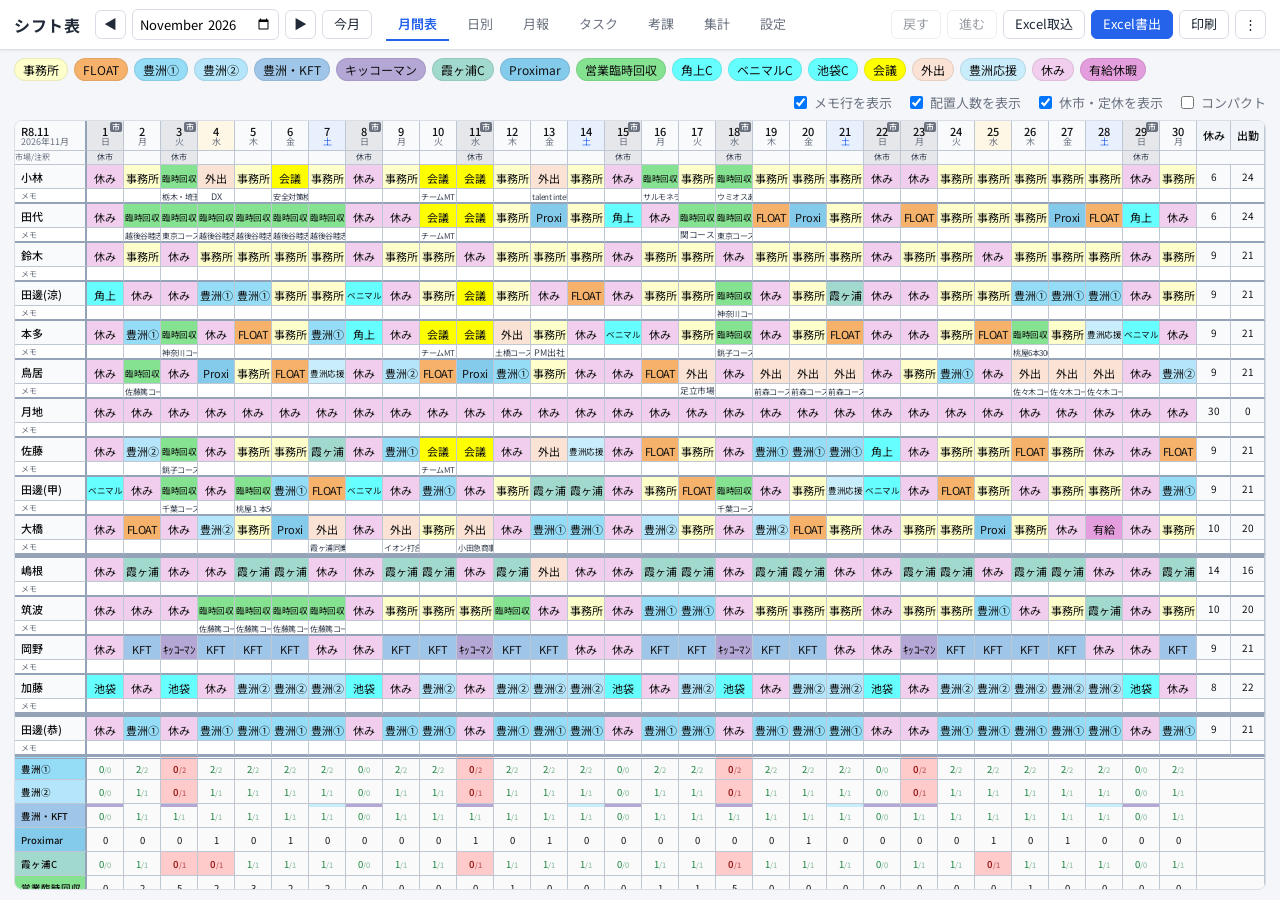
<file: index.html>
<!DOCTYPE html>
<html lang="ja">
<head>
<meta charset="UTF-8">
<meta name="viewport" content="width=device-width, initial-scale=1.0, viewport-fit=cover">
<title>シフト表</title>
<link rel="manifest" href="manifest.webmanifest">
<meta name="apple-mobile-web-app-capable" content="yes">
<meta name="mobile-web-app-capable" content="yes">
<meta name="apple-mobile-web-app-status-bar-style" content="default">
<meta name="apple-mobile-web-app-title" content="シフト表">
<meta name="theme-color" content="#2563eb">
<link rel="apple-touch-icon" href="apple-touch-icon.png">
<link rel="icon" href="icon.svg" type="image/svg+xml">
<link rel="preconnect" href="https://fonts.googleapis.com">
<link rel="preconnect" href="https://fonts.gstatic.com" crossorigin>
<link rel="stylesheet" href="https://fonts.googleapis.com/css2?family=Noto+Sans+JP:wght@400;500;700&display=swap">
<link rel="stylesheet" href="style.css">
</head>
<body>
<header class="topbar no-print">
  <div class="brand">シフト表</div>
  <div class="month-nav">
    <button id="prevMonth" class="btn icon" title="前月">&#9664;</button>
    <input type="month" id="monthPicker">
    <button id="nextMonth" class="btn icon" title="翌月">&#9654;</button>
    <button id="todayBtn" class="btn">今月</button>
  </div>
  <div class="view-switch">
    <button class="tab active" data-view="grid">月間表</button>
    <button class="tab" data-view="day">日別</button>
    <button class="tab" data-view="report">月報</button>
    <button class="tab" data-view="tasks">タスク</button>
    <button class="tab" data-view="appraisal">考課</button>
    <button class="tab" data-view="summary">集計</button>
    <button class="tab" data-view="settings">設定</button>
  </div>
  <div class="actions">
    <span id="syncBadge" class="sync-badge hidden" title=""></span>
    <button id="undoBtn" class="btn" title="元に戻す (Ctrl+Z)" disabled>戻す</button>
    <button id="redoBtn" class="btn" title="やり直し (Ctrl+Y)" disabled>進む</button>
    <label class="btn file-btn">Excel取込<input type="file" id="importFile" accept=".xlsx,.xls" hidden></label>
    <button id="exportBtn" class="btn primary">Excel書出</button>
    <button id="printBtn" class="btn">印刷</button>
    <button id="menuBtn" class="btn icon" title="その他">&#8942;</button>
  </div>
</header>

<div id="menuPopup" class="popup hidden no-print">
  <button id="copyPrevBtn">前月のスタッフ構成をコピー</button>
  <button id="clearMonthBtn">この月の予定を全消去</button>
  <button id="backupBtn">バックアップ(JSON)を保存</button>
  <label class="menu-file">バックアップ(JSON)を復元<input type="file" id="restoreFile" accept=".json" hidden></label>
  <button id="resetBtn" class="danger">初期データに戻す</button>
</div>

<main id="app">
  <!-- 月間表 -->
  <section id="view-grid" class="view">
    <div class="toolbar no-print">
      <div class="legend" id="legend"></div>
      <div class="toolbar-right">
        <label class="chk"><input type="checkbox" id="showNotes" checked> メモ行を表示</label>
        <label class="chk"><input type="checkbox" id="showCounts" checked> 配置人数を表示</label>
        <label class="chk"><input type="checkbox" id="showCalendar" checked> 休市・定休を表示</label>
        <label class="chk"><input type="checkbox" id="compactMode"> コンパクト</label>
      </div>
    </div>
    <div class="grid-wrap" id="gridWrap"></div>
  </section>

  <!-- 日別 -->
  <section id="view-day" class="view hidden">
    <div class="day-nav no-print">
      <button id="prevDay" class="btn icon">&#9664;</button>
      <input type="date" id="dayPicker">
      <button id="nextDay" class="btn icon">&#9654;</button>
    </div>
    <div id="dayContent"></div>
  </section>

  <!-- 月報 -->
  <section id="view-report" class="view hidden">
    <div class="report-layout">
      <aside class="report-side no-print">
        <div class="report-side-head">スタッフ</div>
        <ul id="reportStaffList" class="report-staff"></ul>
        <div class="report-side-foot">
          <button id="reportExportAllBtn" class="btn">全員分をExcel書出</button>
        </div>
      </aside>
      <div class="report-main" id="reportMain"></div>
    </div>
  </section>

  <!-- タスク -->
  <section id="view-tasks" class="view hidden">
    <div class="task-toolbar no-print">
      <div class="task-period">
        <label>期間 <input type="date" id="taskFrom"></label><span>〜</span><label><input type="date" id="taskTo"></label>
        <button class="btn" data-range="month">今月</button>
        <button class="btn" data-range="week">今週</button>
        <button class="btn" data-range="open">未完了すべて</button>
      </div>
      <div class="task-filters">
        <select id="taskStaffFilter"><option value="">担当：全員</option></select>
        <select id="taskStatusFilter">
          <option value="active">状態：未着手・実行中</option>
          <option value="">すべて</option>
          <option value="todo">未着手</option>
          <option value="doing">実行中</option>
          <option value="done">完了</option>
          <option value="cancel">中止</option>
        </select>
        <input id="taskSearch" placeholder="キーワード検索" autocomplete="off">
        <span style="flex:1"></span>
        <button id="taskNewBtn" class="btn primary">＋ タスクを追加</button>
        <button id="taskExportBtn" class="btn">Excel書出</button>
      </div>
    </div>
    <div id="taskContent"></div>
  </section>

  <!-- 人事考課 -->
  <section id="view-appraisal" class="view hidden">
    <div class="report-layout appr-layout">
      <aside class="report-side no-print">
        <div class="report-side-head">評価期間</div>
        <div class="appr-period">
          <input type="month" id="apprFrom" title="開始月"><span>〜</span><input type="month" id="apprTo" title="終了月">
        </div>
        <div class="report-side-head">スタッフ</div>
        <ul id="apprStaffList" class="report-staff"></ul>
        <div class="report-side-foot">
          <button id="apprExportAllBtn" class="btn">全員分をExcel書出</button>
        </div>
      </aside>
      <div class="report-main" id="apprMain"></div>
    </div>
  </section>

  <!-- 集計 -->
  <section id="view-summary" class="view hidden">
    <div id="summaryContent"></div>
  </section>

  <!-- 設定 -->
  <section id="view-settings" class="view hidden">
    <div class="settings-grid">
      <div class="card">
        <h3>スタッフ（この月）</h3>
        <p class="hint">ドラッグで並べ替え。グループは集計表の区切りに使われます。</p>
        <ul id="staffList" class="sortable"></ul>
        <div class="row"><input id="newStaffName" placeholder="氏名を追加"><button id="addStaffBtn" class="btn">追加</button></div>
      </div>
      <div class="card">
        <h3>配置マスタ（選択肢と色）</h3>
        <p class="hint">月間表のセルをクリックしたときの選択肢です。「表示略称」は月間表のセル内だけに使われ、Excel書出しや集計は正式名のままです。種別は集計に使われます。</p>
        <ul id="codeList" class="sortable"></ul>
        <div class="row">
          <input id="newCodeName" placeholder="配置名を追加">
          <input type="color" id="newCodeColor" value="#e0e0e0">
          <select id="newCodeType">
            <option value="office">事務所</option>
            <option value="float">FLOAT</option>
            <option value="pickup">平日集荷</option>
            <option value="sunday">日曜集荷</option>
            <option value="off">休み</option>
            <option value="other">その他</option>
          </select>
          <button id="addCodeBtn" class="btn">追加</button>
        </div>
      </div>
      <div class="card">
        <h3>日別配置人数の目標</h3>
        <p class="hint">月間表の下部に表示される行と、必要人数です。足りない日は赤、超過は青で表示されます。「代わりに数える配置」を設定すると、土曜日や休市日にはその配置の人数を数えます（例: 豊洲・KFT → 土曜は豊洲応援、休市日はキッコーマン）。</p>
        <ul id="targetList" class="sortable"></ul>
        <div class="row">
          <select id="newTargetCode"></select>
          <input type="number" id="newTargetNum" min="0" value="1" style="width:60px">
          <button id="addTargetBtn" class="btn">追加</button>
        </div>
      </div>
      <div class="card">
        <h3>カレンダー（休市日・当社定休日）</h3>
        <p class="hint">東京都中央卸売市場（水産物部）の休市日は内蔵しています（<span id="calYears"></span>）。月間表の日付をクリックすると、その日だけ「臨時開市」「臨時休市」「定休日」「注釈」を設定できます。</p>
        <div class="form">
          <div class="dp-title">当社の定休曜日</div>
          <div id="weeklyOff" class="weekly-off"></div>
          <div class="dp-title" style="margin-top:8px">休市日カレンダーの取り込み</div>
          <p class="hint">翌年分が公開されたら、<a href="https://www.shijou.metro.tokyo.lg.jp/calendar" target="_blank" rel="noopener">東京都中央卸売市場の年間カレンダー</a>から「水産物 Googleカレンダー取り込み用（csv）」をダウンロードして、ここに取り込んでください。</p>
          <div class="row"><label class="btn file-btn">休市日CSVを取り込む<input type="file" id="calCsvFile" accept=".csv,text/csv" hidden></label><span id="calCsvInfo" class="hint"></span></div>
        </div>
      </div>
      <div class="card">
        <h3>クラウド同期（Googleスプレッドシート）</h3>
        <p class="hint">複数の端末（会社PC・iPadなど）で同じデータを使うための設定です。Googleスプレッドシートに貼り付けた Apps Script のウェブアプリURLとトークンを入力してください。設定手順は同梱の <code>gas/SETUP.md</code> を参照。</p>
        <div class="form">
          <label>ウェブアプリURL<input id="syncUrl" placeholder="https://script.google.com/macros/s/....../exec"></label>
          <label>トークン<input id="syncToken" placeholder="Code.gs の TOKEN と同じ文字列" type="password"></label>
          <label class="chk"><input type="checkbox" id="syncEnabled"> 同期を有効にする（開いたとき自動で読み込み、編集後に自動保存）</label>
          <div class="row">
            <button id="syncTestBtn" class="btn">接続テスト</button>
            <button id="syncSaveBtn" class="btn primary">保存</button>
            <span style="flex:1"></span>
            <button id="syncPullBtn" class="btn">今すぐ読み込み</button>
            <button id="syncPushBtn" class="btn">今すぐ書き込み</button>
          </div>
          <p class="hint">状態: <span id="syncStatusText">未設定</span></p>
        </div>
      </div>
      <div class="card">
        <h3>データ</h3>
        <p class="hint">データはこのブラウザ内（localStorage）に自動保存されます。クラウド同期を設定すると、他の端末からも同じデータを使えます。</p>
        <p id="storageInfo" class="hint"></p>
      </div>
    </div>
  </section>
</main>

<!-- セル編集ポップオーバー -->
<div id="cellEditor" class="cell-editor hidden no-print">
  <div class="ce-head"><span id="ceTitle"></span><button id="ceClose" class="btn icon">&#10005;</button></div>
  <div class="ce-codes" id="ceCodes"></div>
  <div class="ce-row">
    <input id="ceCustom" placeholder="その他の配置を直接入力" autocomplete="off">
  </div>
  <div class="ce-row">
    <input id="ceNote" placeholder="メモ（コース名など）" autocomplete="off">
  </div>
  <div class="ce-foot">
    <button id="ceClear" class="btn">消去</button>
    <span class="hint">配置を選んでから「決定」 / Enter=決定 / Esc=取消 / Tab=次の日へ</span>
    <button id="ceOk" class="btn primary">決定</button>
  </div>
</div>

<!-- タスク編集モーダル -->
<div id="taskModal" class="modal hidden no-print">
  <div class="modal-box">
    <div class="modal-head"><b id="tmTitle">タスクを追加</b><button id="tmClose" class="btn icon">&#10005;</button></div>
    <div class="modal-body">
      <label>タスク名<input id="tmTitleInput" placeholder="何をするか（例：角上Cの配送ルート見直し）" autocomplete="off"></label>
      <div class="tm-row">
        <label>担当<select id="tmAssignee"></select></label>
        <label>優先度<select id="tmPriority"><option value="2">中</option><option value="3">高</option><option value="1">低</option></select></label>
        <label>状態<select id="tmStatus"><option value="todo">未着手</option><option value="doing">実行中</option><option value="done">完了</option><option value="cancel">中止</option></select></label>
      </div>
      <div class="tm-row">
        <label>開始日<input type="date" id="tmStart"></label>
        <label>期限<input type="date" id="tmDue"></label>
      </div>
      <label>内容・メモ<textarea id="tmDesc" rows="3" placeholder="背景、やり方、注意点など"></textarea></label>
      <label>進捗・結果メモ<textarea id="tmProgress" rows="3" placeholder="進み具合、完了時の結果、振り返り"></textarea></label>
      <p class="hint" id="tmMeta"></p>
    </div>
    <div class="modal-foot">
      <button id="tmDelete" class="btn danger">削除</button>
      <span style="flex:1"></span>
      <button id="tmCancel" class="btn">キャンセル</button>
      <button id="tmSave" class="btn primary">保存</button>
    </div>
  </div>
</div>

<div id="toast" class="toast hidden"></div>

<script src="vendor/xlsx.bundle.js"></script>
<script src="seed.js"></script>
<script src="app.js"></script>
</body>
</html>
</file>
<file: style.css>
:root {
  --bg: #f4f6f9;
  --panel: #fff;
  --line: #d9dee6;
  --text: #1f2937;
  --muted: #6b7280;
  --accent: #2563eb;
  --accent-weak: #dbeafe;
  --danger: #dc2626;
  --sun: #fde8e8;
  --sat: #e8f0fe;
  --wed: #fff7e6;
  --today: #fef08a;
  --cell-h: 24px;
  --note-h: 15px;
  --name-w: 72px;
  --total-w: 34px;
  --font: 13px;
  --cell-font: 11px;
  --note-font: 9px;
  --grid-line: #bfc7d2;
}
* { box-sizing: border-box; }
html, body { margin: 0; height: 100%; }
body {
  font-family: "Noto Sans JP", "Noto Sans CJK JP", "Hiragino Sans", "Yu Gothic", "Meiryo", sans-serif;
  font-size: var(--font); color: var(--text); background: var(--bg);
  -webkit-font-smoothing: antialiased;
}
.grid td.cell, .grid td.name, .grid td.total { font-weight: 400; }
.grid td.cell > span { font-weight: inherit; }
button, input, select { font: inherit; }
.hidden { display: none !important; }

/* ---------- top bar ---------- */
.topbar {
  position: sticky; top: 0; z-index: 50;
  display: flex; align-items: center; gap: 14px; flex-wrap: wrap;
  padding: 8px 14px; background: var(--panel); border-bottom: 1px solid var(--line);
  box-shadow: 0 1px 3px rgba(0,0,0,.06);
}
.brand { font-weight: 700; font-size: 16px; letter-spacing: .04em; }
.month-nav, .actions, .view-switch { display: flex; align-items: center; gap: 6px; }
.actions { margin-left: auto; }
.btn {
  border: 1px solid var(--line); background: #fff; color: var(--text);
  padding: 5px 11px; border-radius: 6px; cursor: pointer; line-height: 1.3;
}
.btn:hover { background: #f1f5f9; }
.btn:disabled { opacity: .45; cursor: default; }
.btn.primary { background: var(--accent); border-color: var(--accent); color: #fff; }
.btn.primary:hover { background: #1d4ed8; }
.btn.icon { padding: 5px 8px; }
.btn.danger, .popup .danger { color: var(--danger); }
.file-btn { display: inline-block; }
.tab {
  border: none; background: transparent; padding: 6px 12px; cursor: pointer;
  border-bottom: 2px solid transparent; color: var(--muted);
}
.tab.active { color: var(--accent); border-bottom-color: var(--accent); font-weight: 600; }
#monthPicker { padding: 4px 6px; border: 1px solid var(--line); border-radius: 6px; }

.popup {
  position: fixed; right: 14px; top: 52px; z-index: 60; background: #fff;
  border: 1px solid var(--line); border-radius: 8px; box-shadow: 0 6px 20px rgba(0,0,0,.12);
  display: flex; flex-direction: column; min-width: 220px; padding: 6px;
}
.popup button, .popup .menu-file {
  text-align: left; border: none; background: none; padding: 8px 10px; cursor: pointer; border-radius: 6px;
}
.popup button:hover, .popup .menu-file:hover { background: #f1f5f9; }

/* ---------- toolbar / legend ---------- */
.toolbar { display: flex; align-items: center; gap: 12px; flex-wrap: wrap; padding: 8px 14px; }
.toolbar-right { margin-left: auto; display: flex; gap: 14px; }
.chk { display: inline-flex; align-items: center; gap: 4px; color: var(--muted); cursor: pointer; }
.legend { display: flex; gap: 6px; flex-wrap: wrap; }
.legend .chip {
  display: inline-flex; align-items: center; gap: 4px; padding: 2px 8px; border-radius: 999px;
  border: 1px solid rgba(0,0,0,.08); font-size: 12px; cursor: pointer;
}
.legend .chip.dim { opacity: .35; }
.legend .chip.active { outline: 2px solid var(--accent); }

/* ---------- grid ---------- */
.grid-wrap { overflow: auto; margin: 0 14px 14px; background: var(--panel); border: 1px solid var(--line); border-radius: 8px; max-height: calc(100vh - 130px); }
table.grid { border-collapse: separate; border-spacing: 0; table-layout: fixed; width: 100%; }
.grid th, .grid td {
  border-right: 1px solid var(--grid-line); border-bottom: 1px solid var(--grid-line);
  height: var(--cell-h); max-width: 0;
  padding: 0 1px; text-align: center; white-space: nowrap; overflow: hidden;
  font-size: var(--cell-font); color: #111;
}
.grid th.day, .grid td.cell { width: auto; }
.grid td.cell > span { display: inline-block; white-space: nowrap; transform-origin: center center; line-height: 1; vertical-align: middle; }
.grid thead th { position: sticky; top: 0; z-index: 3; background: #f8fafc; font-weight: 500; height: 30px; line-height: 1.1; font-size: 11px; }
.grid th .dow { font-size: 9px; }
.grid th.name, .grid td.name {
  position: sticky; left: 0; z-index: 2; background: #f8fafc; width: var(--name-w); min-width: var(--name-w); max-width: var(--name-w);
  text-align: left; padding-left: 6px; font-weight: 500; border-right: 2px solid #94a3b8; text-overflow: ellipsis;
}
.grid th.total, .grid td.total { width: var(--total-w); min-width: var(--total-w); max-width: var(--total-w); }
.grid thead th.name { z-index: 4; }
.grid th.sun, .grid td.sun { background-color: var(--sun); }
.grid th.sat, .grid td.sat { background-color: var(--sat); }
.grid th.wed { background-color: var(--wed); }
.grid th.today { outline: 2px solid #ca8a04; outline-offset: -2px; }
.grid th .dow { display: block; color: var(--muted); font-weight: normal; }
.grid th.sun .dow { color: #dc2626; }
.grid th.sat .dow { color: #2563eb; }
/* 市場カレンダー・定休日 */
.grid thead th.day { cursor: pointer; position: relative; }
.grid thead th.day:hover { outline: 2px solid var(--accent); outline-offset: -2px; }
.grid th .mk { position: absolute; top: 1px; right: 1px; font-style: normal; font-size: 8px; line-height: 10px; padding: 0 2px; border-radius: 2px; color: #fff; background: #6b7280; }
.grid th.mclosed .mk { background: #6b7280; }
.grid th.mtemp .mk { background: #b45309; }
.grid th.mopen .mk { background: #15803d; }
.grid th.cooff .mk { background: #dc2626; }
.grid th.day.mclosed, .grid th.calcell.mclosed { background-color: #e5e7eb; }
.grid th.day.mclosed .dow { color: #6b7280; }
.grid th.day.mopen, .grid th.calcell.mopen { background-color: #dcfce7; }
.grid th.day.mtemp, .grid th.calcell.mtemp { background-color: #fde68a; }
.grid th.day.cooff, .grid th.calcell.cooff { background-color: #fecaca; }
.grid th.day.cooff .dow { color: #991b1b; }
.grid td.col-closed { background-image: repeating-linear-gradient(135deg, rgba(0,0,0,.035) 0 3px, transparent 3px 7px); }
.grid td.col-cooff { background-image: repeating-linear-gradient(135deg, rgba(220,38,38,.09) 0 3px, transparent 3px 7px); }
.grid thead tr.calrow th { top: 30px; height: 14px; font-size: 8px; font-weight: normal; color: #374151; background: #f8fafc; padding: 0; cursor: pointer; }
.grid thead tr.calrow th.name { font-size: 8px; color: var(--muted); }
.grid thead tr.calrow th span { display: block; white-space: nowrap; overflow: hidden; text-overflow: ellipsis; padding: 0 1px; }
.grid thead tr.calrow th.hasnote { color: #1d4ed8; font-weight: 600; }
.day-popup { position: fixed; z-index: 90; width: 340px; background: var(--panel); border: 1px solid var(--line); border-radius: 10px; box-shadow: 0 10px 30px rgba(0,0,0,.18); font-size: 12px; }
.day-popup .dp-head { display: flex; align-items: center; gap: 10px; padding: 8px 10px; border-bottom: 1px solid var(--line); }
.day-popup .dp-head .hint { color: var(--muted); font-size: 11px; flex: 1; }
.day-popup .dp-body { padding: 8px 12px; display: flex; flex-direction: column; gap: 8px; }
.day-popup .dp-sec label { display: flex; align-items: center; gap: 6px; padding: 2px 0; cursor: pointer; }
.day-popup .dp-sec input[type=text], .day-popup .dp-sec input:not([type]) { width: 100%; border: 1px solid var(--line); border-radius: 4px; padding: 4px 6px; font-size: 12px; }
.dp-title { font-weight: 600; font-size: 11px; color: #374151; margin-bottom: 3px; }
.day-popup .dp-foot { display: flex; gap: 8px; padding: 8px 10px; border-top: 1px solid var(--line); }
.weekly-off { display: flex; gap: 10px; flex-wrap: wrap; }
.weekly-off .chk.sun { color: #dc2626; } .weekly-off .chk.sat { color: #2563eb; }
.dbadge { display: inline-block; font-size: 11px; font-weight: 500; padding: 1px 8px; border-radius: 999px; margin-left: 4px; vertical-align: middle; }
.dbadge.closed { background: #e5e7eb; color: #374151; } .dbadge.open { background: #dcfce7; color: #166534; } .dbadge.cooff { background: #fecaca; color: #991b1b; } .dbadge.note { background: #dbeafe; color: #1e40af; }
.grid td.cell { cursor: pointer; font-weight: 400; }
.grid td.cell:hover { outline: 2px solid var(--accent); outline-offset: -2px; }
.grid td.cell.sel { outline: 2px solid var(--accent); outline-offset: -2px; box-shadow: inset 0 0 0 100px rgba(37,99,235,.12); }
.grid td.cell.filtered-out { opacity: .18; }
.grid tr.note td { height: var(--note-h); font-size: var(--note-font); color: #374151; border-bottom: 2px solid #94a3b8; background: #fff; }
.grid tr.note td.cell { cursor: pointer; font-weight: normal; }
.grid tr.note td.name { font-weight: normal; color: var(--muted); font-size: 8px; }
.grid tr.group-head td { background: #94a3b8; height: 3px; padding: 0; border-bottom: none; }
.grid td.total { font-size: 10px; }
.grid tr.count td { font-size: 9.5px; }
.grid tr.count td small { font-size: 7.5px; }
.grid tr.count td { background: #fafafa; }
.grid tr.count td.name { background: #f1f5f9; }
.grid tr.count td.ok { color: #15803d; }
.grid tr.count td.under { background: #fecaca; color: #991b1b; font-weight: 600; }
.grid tr.count td.over { background: #bfdbfe; color: #1e3a8a; font-weight: 600; }
.grid tr.count.first td { border-top: 3px double #94a3b8; }
.grid td.total { background: #f8fafc; font-weight: 400; }
.grid th.total { background: #f1f5f9; }

/* compact */
body.compact { --cell-h: 18px; --note-h: 12px; --cell-font: 9.5px; --note-font: 8px; --name-w: 64px; }

/* ---------- cell editor ---------- */
.cell-editor {
  position: fixed; z-index: 100; width: 340px; background: #fff; border: 1px solid var(--line);
  border-radius: 10px; box-shadow: 0 10px 30px rgba(0,0,0,.18); padding: 10px;
}
.ce-head { display: flex; justify-content: space-between; align-items: center; font-weight: 600; margin-bottom: 8px; }
.ce-codes { display: grid; grid-template-columns: repeat(3, 1fr); gap: 5px; margin-bottom: 8px; max-height: 240px; overflow: auto; }
.ce-codes button {
  border: 1px solid rgba(0,0,0,.1); border-radius: 6px; padding: 6px 4px; cursor: pointer; font-size: 12px;
  white-space: nowrap; overflow: hidden; text-overflow: ellipsis;
}
.ce-codes button:hover { filter: brightness(.93); }
.ce-codes button.current { outline: 2px solid var(--accent); }
.ce-row { margin-bottom: 6px; }
.ce-row input { width: 100%; padding: 6px 8px; border: 1px solid var(--line); border-radius: 6px; }
.ce-foot { display: flex; align-items: center; justify-content: space-between; gap: 6px; }
.ce-foot .hint { font-size: 11px; color: var(--muted); }

/* ---------- day view ---------- */
.day-nav { display: flex; gap: 6px; align-items: center; padding: 10px 14px; }
#dayPicker { padding: 4px 6px; border: 1px solid var(--line); border-radius: 6px; }
.day-wrap { padding: 0 14px 14px; display: grid; grid-template-columns: 1fr 1fr; gap: 14px; }
.card { background: var(--panel); border: 1px solid var(--line); border-radius: 8px; padding: 12px 14px; }
.card h3 { margin: 0 0 8px; font-size: 14px; }
.card h3 small { color: var(--muted); font-weight: normal; margin-left: 6px; }
.day-list { list-style: none; margin: 0; padding: 0; }
.day-list li { display: flex; align-items: center; gap: 8px; padding: 6px 4px; border-bottom: 1px dashed var(--line); }
.day-list li:last-child { border-bottom: none; }
.day-list .nm { width: 90px; font-weight: 600; }
.day-list .code { padding: 2px 10px; border-radius: 999px; font-size: 12px; border: 1px solid rgba(0,0,0,.08); }
.day-list .note { color: var(--muted); font-size: 12px; }
.group-by-code .gcode { display: flex; align-items: flex-start; gap: 8px; padding: 6px 0; border-bottom: 1px dashed var(--line); }
.group-by-code .gcode:last-child { border-bottom: none; }
.group-by-code .gname { min-width: 110px; padding: 2px 10px; border-radius: 6px; font-weight: 600; text-align: center; border: 1px solid rgba(0,0,0,.08); }
.group-by-code .gmembers { flex: 1; }
.group-by-code .gmembers span { display: inline-block; margin: 2px 8px 2px 0; }
.group-by-code .gmembers small { color: var(--muted); }
.gcode.under .gname { outline: 2px solid var(--danger); }
.gcode .gcount { color: var(--muted); font-size: 12px; min-width: 52px; text-align: right; }
.gcode.under .gcount { color: var(--danger); font-weight: 700; }

/* 日別: 活動フィードバック・タスク */
.day-wrap .fb-card, .day-wrap .task-card { grid-column: 1 / -1; }
.day-wrap .card h3 { display: flex; align-items: center; flex-wrap: wrap; gap: 4px; }
.fb-table .c-nm { width: 110px; white-space: nowrap; }
.fb-table .c-nm b { display: block; font-size: 13px; }
.fb-table .fb-jump { font-size: 10px; color: var(--accent); text-decoration: none; border: 1px solid #bfdbfe; border-radius: 3px; padding: 0 5px; }
.fb-table .fb-jump:hover { background: var(--accent-weak); }
.fb-table .c-s { width: 96px; }
.fb-table .fb-memo { font-size: 10px; color: var(--muted); margin-top: 2px; }
.fb-table .c-g { width: 30%; }
.fb-table .c-n textarea, .fb-table .c-g textarea { min-height: 30px; }

/* ---------- tasks (タスク) ---------- */
.task-toolbar { display: flex; flex-direction: column; gap: 8px; padding: 10px 14px 0; }
.task-period, .task-filters { display: flex; align-items: center; gap: 6px; flex-wrap: wrap; font-size: 12px; color: var(--muted); }
.task-period label { display: flex; align-items: center; gap: 4px; }
.task-period input, .task-filters select, .task-filters input { padding: 4px 6px; border: 1px solid var(--line); border-radius: 6px; font-size: 12px; color: var(--text); background: #fff; }
.task-filters input { width: 180px; }
.task-wrap { padding: 10px 14px 14px; display: flex; flex-direction: column; gap: 10px; }
.task-kpis { display: flex; gap: 8px; flex-wrap: wrap; }
.task-kpis .kpi { display: flex; flex-direction: column; min-width: 86px; padding: 6px 12px; background: var(--panel); border: 1px solid var(--line); border-radius: 8px; }
.task-kpis .kpi[data-st] { cursor: pointer; }
.task-kpis .kpi[data-st]:hover { background: #f1f5f9; }
.task-kpis .kpi small { font-size: 11px; color: var(--muted); }
.task-kpis .kpi b { font-size: 20px; line-height: 1.2; }
.task-kpis .kpi b.lbl { font-size: 13px; line-height: 1.6; }
.task-kpis .k-doing b { color: #1d4ed8; } .task-kpis .k-done b { color: #15803d; } .task-kpis .k-od.warn { border-color: #fca5a5; background: #fef2f2; } .task-kpis .k-od.warn b { color: #b91c1c; }
.task-who-bar { display: flex; gap: 6px; flex-wrap: wrap; }
.who-chip { display: flex; gap: 8px; align-items: center; border: 1px solid var(--line); background: #fff; border-radius: 999px; padding: 3px 12px; font-size: 11px; color: var(--muted); cursor: pointer; }
.who-chip:hover { background: #f1f5f9; }
.who-chip b { color: var(--text); font-size: 12px; }
.who-chip .od { color: #b91c1c; font-weight: 600; }
.task-list { list-style: none; margin: 0; padding: 0; display: flex; flex-direction: column; gap: 6px; }
.task { display: grid; grid-template-columns: auto 1fr auto auto; gap: 10px; align-items: start; padding: 8px 10px; border: 1px solid var(--line); border-left-width: 4px; border-radius: 8px; background: #fff; }
.task.pri-3 { border-left-color: #ef4444; } .task.pri-2 { border-left-color: #60a5fa; } .task.pri-1 { border-left-color: #cbd5e1; }
.task.st-doing { background: #f0f7ff; }
.task.st-done { background: #f6fdf6; opacity: .85; } .task.st-done .t-title b { text-decoration: line-through; color: #4b5563; }
.task.st-cancel { background: #f8fafc; opacity: .7; } .task.st-cancel .t-title b { text-decoration: line-through; color: #9ca3af; }
.task.overdue { border-color: #fca5a5; }
.st-btns { display: inline-flex; border: 1px solid var(--line); border-radius: 6px; overflow: hidden; }
.st-btns button { border: none; border-right: 1px solid var(--line); background: #fff; color: #9ca3af; font-size: 11px; padding: 4px 8px; cursor: pointer; white-space: nowrap; }
.st-btns button:last-child { border-right: none; }
.st-btns button:hover { background: #f1f5f9; }
.st-btns button.on { color: #fff; }
.st-btns button[data-st="todo"].on { background: #6b7280; } .st-btns button[data-st="doing"].on { background: #2563eb; } .st-btns button[data-st="done"].on { background: #16a34a; }
.task .st-print { display: none; }
.task .t-main { min-width: 0; }
.task .t-title { display: flex; align-items: center; gap: 6px; flex-wrap: wrap; cursor: pointer; }
.task .t-title b { font-size: 13px; }
.task .t-title:hover b { color: var(--accent); }
.task .pri { font-size: 10px; border-radius: 3px; padding: 0 5px; line-height: 16px; color: #fff; background: #60a5fa; }
.task .pri.p3 { background: #ef4444; } .task .pri.p1 { background: #94a3b8; }
.task .t-who { font-size: 11px; background: #e0e7ff; color: #3730a3; border-radius: 3px; padding: 0 6px; line-height: 17px; white-space: nowrap; }
.task .t-cancel { font-size: 10px; color: #9ca3af; border: 1px solid #d1d5db; border-radius: 3px; padding: 0 4px; }
.task .t-desc { font-size: 11px; color: #4b5563; margin-top: 2px; white-space: pre-wrap; }
.task .t-prog { font-size: 11px; color: #1f2937; margin-top: 3px; background: #fffbeb; border-left: 3px solid #fcd34d; padding: 2px 6px; white-space: pre-wrap; }
.task .t-dates { display: flex; flex-direction: column; align-items: flex-end; font-size: 11px; color: var(--muted); white-space: nowrap; min-width: 96px; }
.task .t-dates .due.soon { color: #b45309; font-weight: 600; } .task .t-dates .due.od { color: #b91c1c; font-weight: 700; }
.task .t-dates .nodue { color: #cbd5e1; }
.task .t-dates .doneat { color: #15803d; }
.task .t-edit { padding: 3px 9px; font-size: 11px; }
.task-empty { padding: 6px 0 0; }
.report-summary .task-card h3 { display: flex; align-items: center; gap: 4px; flex-wrap: wrap; }

/* modal */
.modal { position: fixed; inset: 0; z-index: 120; background: rgba(15, 23, 42, .45); display: flex; align-items: center; justify-content: center; padding: 16px; }
.modal-box { background: var(--panel); border-radius: 12px; width: min(560px, 100%); max-height: calc(100vh - 32px); display: flex; flex-direction: column; box-shadow: 0 20px 50px rgba(0,0,0,.3); }
.modal-head { display: flex; align-items: center; justify-content: space-between; padding: 10px 14px; border-bottom: 1px solid var(--line); font-size: 14px; }
.modal-body { padding: 12px 14px; overflow: auto; display: flex; flex-direction: column; gap: 8px; }
.modal-body label { display: flex; flex-direction: column; gap: 3px; font-size: 12px; color: var(--muted); flex: 1; min-width: 0; }
.modal-body input, .modal-body select, .modal-body textarea { font: inherit; font-size: 13px; color: var(--text); padding: 6px 8px; border: 1px solid var(--line); border-radius: 6px; width: 100%; }
.modal-body textarea { resize: vertical; line-height: 1.5; }
.modal-body .tm-row { display: flex; gap: 8px; }
.modal-body .hint { margin: 0; font-size: 11px; }
.modal-foot { display: flex; gap: 8px; padding: 10px 14px; border-top: 1px solid var(--line); }

/* ---------- report (月報) ---------- */
.report-layout { display: flex; gap: 14px; padding: 10px 14px 14px; align-items: flex-start; }
.report-side { width: 200px; flex: 0 0 200px; background: var(--panel); border: 1px solid var(--line); border-radius: 8px; position: sticky; top: 56px; max-height: calc(100vh - 70px); display: flex; flex-direction: column; }
.report-side-head { padding: 8px 12px; font-weight: 600; border-bottom: 1px solid var(--line); font-size: 12px; color: var(--muted); }
.report-side-foot { padding: 8px; border-top: 1px solid var(--line); }
.report-side-foot .btn { width: 100%; font-size: 12px; }
.report-staff { list-style: none; margin: 0; padding: 4px; overflow: auto; flex: 1; }
.report-staff li { padding: 7px 10px; border-radius: 6px; cursor: pointer; display: grid; grid-template-columns: 1fr auto; gap: 2px 6px; align-items: center; }
.report-staff li:hover { background: #f1f5f9; }
.report-staff li.active { background: var(--accent-weak); }
.report-staff .nm { font-weight: 600; }
.report-staff .meta { font-size: 11px; color: var(--muted); white-space: nowrap; }
.report-staff .bar { grid-column: 1 / -1; height: 3px; background: #e5e7eb; border-radius: 2px; overflow: hidden; }
.report-staff .bar i { display: block; height: 100%; background: var(--accent); }
.report-main { flex: 1; min-width: 0; }
.report-head { display: flex; justify-content: space-between; align-items: flex-start; gap: 12px; margin-bottom: 10px; }
.report-head h2 { margin: 0 0 6px; font-size: 18px; }
.report-head h2 small { font-size: 13px; color: var(--muted); font-weight: normal; margin-left: 8px; }
.report-kpis { display: flex; gap: 14px; flex-wrap: wrap; font-size: 12px; color: var(--muted); margin-bottom: 6px; }
.report-kpis b { color: var(--text); font-size: 14px; }
.report-codes { display: flex; gap: 4px; flex-wrap: wrap; }
.report-codes .chip { font-size: 11px; padding: 1px 8px; border-radius: 999px; border: 1px solid rgba(0,0,0,.08); }
.report-actions { display: flex; gap: 6px; }
table.report-table { width: 100%; border-collapse: collapse; background: var(--panel); border: 1px solid var(--line); border-radius: 8px; overflow: hidden; }
.report-table th, .report-table td { border: 1px solid var(--line); padding: 3px 5px; font-size: 12px; vertical-align: top; }
.report-table th { background: #f8fafc; font-weight: 600; text-align: center; padding: 6px 5px; }
.report-table .c-d { width: 30px; text-align: center; }
.report-table .c-w { width: 28px; text-align: center; }
.report-table .c-s { width: 92px; text-align: center; }
.report-table .c-m { width: 120px; font-size: 11px; color: #374151; }
.report-table .c-r { width: 84px; text-align: center; }
.report-table .c-g { width: 26%; }
.report-table tr.sun td.c-d, .report-table tr.sun td.c-w { background: var(--sun); color: #dc2626; }
.report-table tr.sat td.c-d, .report-table tr.sat td.c-w { background: var(--sat); color: #2563eb; }
.report-table tr.off td { background: #fafafa; }
.report-table tr.off textarea { background: transparent; }
.report-table td.c-s .code { display: inline-block; padding: 1px 8px; border-radius: 4px; font-size: 11px; min-width: 60px; }
.report-table textarea { width: 100%; border: 1px solid transparent; border-radius: 4px; padding: 3px 5px; font: inherit; font-size: 12px; line-height: 1.4; resize: none; overflow: hidden; background: #fff; min-height: 24px; display: block; }
.report-table textarea:hover { border-color: var(--line); }
.report-table textarea:focus { border-color: var(--accent); outline: none; background: #fff; }
.rate-btns { display: inline-flex; gap: 2px; }
.rate-btns button { width: 24px; height: 24px; border: 1px solid var(--line); background: #fff; border-radius: 4px; cursor: pointer; font-size: 12px; color: #9ca3af; padding: 0; }
.rate-btns button:hover { background: #f1f5f9; }
.rate-btns button.on { color: #fff; background: var(--accent); border-color: var(--accent); }
.rate-btns button[data-rate="3"].on { background: #16a34a; border-color: #16a34a; }
.rate-btns button[data-rate="1"].on { background: #dc2626; border-color: #dc2626; }
.rate-btns button[data-rate="-1"].on { background: #111827; border-color: #111827; }
.report-table th .th-sub { display: block; font-weight: normal; font-size: 10px; color: var(--muted); }
.report-table .c-t { width: 118px; }
.tag-cell { display: flex; flex-wrap: wrap; gap: 2px; align-items: center; cursor: pointer; min-height: 24px; border-radius: 4px; padding: 1px 2px; }
.tag-cell:hover { background: #f1f5f9; }
.tag-cell .tag { font-size: 10px; background: #e0e7ff; color: #3730a3; border-radius: 3px; padding: 0 5px; line-height: 17px; white-space: nowrap; }
.tag-cell .tag-add { border: 1px dashed var(--line); background: #fff; color: #9ca3af; border-radius: 4px; width: 22px; height: 20px; font-size: 12px; line-height: 1; cursor: pointer; padding: 0; }
.tag-cell:hover .tag-add { color: var(--accent); border-color: var(--accent); }
.report-table tr.flash td { animation: flash 1.6s ease-out; }
@keyframes flash { 0% { background: #fef08a; } 100% { background: transparent; } }
.tag-picker { position: fixed; z-index: 90; background: var(--panel); border: 1px solid var(--line); border-radius: 10px; box-shadow: 0 10px 30px rgba(0,0,0,.18); font-size: 12px; }
.tag-picker .tp-head { display: flex; align-items: center; gap: 10px; padding: 8px 10px; border-bottom: 1px solid var(--line); }
.tag-picker .tp-head .hint { color: var(--muted); font-size: 11px; flex: 1; }
.tag-picker .tp-body { display: grid; grid-template-columns: repeat(4, 1fr); gap: 6px 10px; padding: 10px; max-height: 60vh; overflow: auto; }
.tag-picker .tp-group { break-inside: avoid; }
.tag-picker .tp-cat { font-weight: 700; font-size: 11px; color: #374151; border-bottom: 1px solid var(--line); margin-bottom: 3px; padding-bottom: 2px; }
.tag-picker .tp-cat small { font-weight: normal; color: var(--muted); margin-left: 4px; font-size: 10px; }
.tag-picker .tp-item { display: flex; align-items: center; gap: 4px; padding: 2px 3px; border-radius: 4px; cursor: pointer; white-space: nowrap; }
.tag-picker .tp-item:hover { background: #f1f5f9; }
.tag-picker .tp-item input { margin: 0; }
.tag-picker .tp-foot { display: flex; gap: 8px; padding: 8px 10px; border-top: 1px solid var(--line); }
.report-summary { display: grid; grid-template-columns: 1fr 1fr; gap: 14px; margin-top: 14px; }

/* ---------- appraisal (人事考課) ---------- */
.appr-period { display: flex; align-items: center; gap: 4px; padding: 8px; border-bottom: 1px solid var(--line); font-size: 12px; }
.appr-period input { width: 100%; min-width: 0; font-size: 12px; padding: 3px 4px; border: 1px solid var(--line); border-radius: 4px; }
.appr-meta { display: flex; gap: 14px; align-items: center; flex-wrap: wrap; font-size: 12px; color: var(--muted); margin-top: 4px; }
.appr-meta input { border: 1px solid var(--line); border-radius: 4px; padding: 3px 6px; font-size: 12px; margin-left: 4px; }
.appr-meta .hint { color: #b91c1c; font-size: 11px; }
.appr-untagged { background: #fffbeb; border: 1px solid #fcd34d; border-radius: 8px; padding: 8px 12px; font-size: 12px; margin-bottom: 10px; line-height: 1.9; }
.appr-untagged .ut { display: inline-block; background: #fff; border: 1px solid #fcd34d; border-radius: 4px; padding: 0 6px; margin-right: 2px; text-decoration: none; color: #92400e; font-size: 11px; line-height: 18px; }
.appr-untagged .ut:hover { background: #fef3c7; }
table.appr-table { width: 100%; border-collapse: collapse; background: var(--panel); border: 1px solid var(--line); }
.appr-table th, .appr-table td { border: 1px solid var(--line); padding: 5px 6px; font-size: 12px; vertical-align: top; }
.appr-table th { background: #f8fafc; font-weight: 600; text-align: center; position: sticky; top: 48px; z-index: 2; }
.appr-table td.c-g { width: 30px; min-width: 30px; max-width: 30px; background: #fff7e6; text-align: center; vertical-align: middle; padding: 0; }
.appr-table td.c-g .vt { display: inline-block; writing-mode: vertical-rl; text-orientation: upright; white-space: nowrap; letter-spacing: .15em; font-weight: 700; font-size: 13px; line-height: 30px; color: #92400e; }
.appr-table td.c-c { background: #f8fafc; font-weight: 600; vertical-align: middle; text-align: center; writing-mode: vertical-rl; text-orientation: upright; width: 34px; min-width: 34px; max-width: 34px; letter-spacing: .1em; line-height: 34px; padding: 10px 0; white-space: nowrap; }
.appr-table .c-i { width: 90px; }
.appr-table .c-q { width: 22%; color: #374151; }
.appr-table .c-q .desc-btn { display: block; margin-top: 4px; border: 1px solid var(--line); background: #fff; color: var(--muted); border-radius: 4px; font-size: 10px; padding: 1px 6px; cursor: pointer; }
.appr-table .c-q .desc { margin-top: 5px; font-size: 11px; color: #4b5563; background: #f9fafb; border-left: 3px solid #cbd5e1; padding: 5px 7px; line-height: 1.55; }
.appr-table .c-e { min-width: 240px; }
.appr-table .ev-sum { font-size: 11px; color: var(--muted); margin-bottom: 3px; display: flex; gap: 5px; align-items: center; }
.appr-table .ev-r { border-radius: 3px; padding: 0 5px; font-size: 11px; color: #fff; }
.appr-table .ev-r.r3 { background: #16a34a; } .appr-table .ev-r.r2 { background: #2563eb; } .appr-table .ev-r.r1 { background: #dc2626; } .appr-table .ev-r.rx { background: #111827; }
.appr-table .ev-list { list-style: none; margin: 0; padding: 0; display: flex; flex-direction: column; gap: 3px; max-height: 260px; overflow: auto; }
.appr-table .ev-list li { display: flex; gap: 5px; align-items: baseline; font-size: 11px; line-height: 1.45; padding: 2px 4px; border-radius: 4px; background: #f8fafc; }
.appr-table .ev-list li.rate-3 { background: #f0fdf4; } .appr-table .ev-list li.rate-1 { background: #fef2f2; } .appr-table .ev-list li.rate--1 { background: #f3f4f6; }
.appr-table .ev-d { white-space: nowrap; color: var(--accent); text-decoration: none; font-weight: 600; }
.appr-table .ev-d:hover { text-decoration: underline; }
.appr-table .ev-rate { width: 14px; text-align: center; font-weight: 700; }
.appr-table .ev-a { font-size: 10px; padding: 0 5px; border-radius: 3px; white-space: nowrap; }
.appr-table .ev-t { flex: 1; min-width: 0; }
.appr-table .ev-mgr { display: block; }
.appr-table .ev-note { display: block; color: #6b7280; }
.appr-table .ev-note::before { content: '本人: '; color: #9ca3af; }
.appr-table .ev-none { color: #cbd5e1; font-size: 11px; }
.appr-table .c-sc { width: 150px; text-align: center; }
.score-btns { display: inline-flex; gap: 2px; }
.score-btns button { width: 26px; height: 26px; border: 1px solid var(--line); background: #fff; border-radius: 4px; cursor: pointer; font-size: 12px; color: #9ca3af; padding: 0; font-weight: 600; }
.score-btns button:hover { background: #f1f5f9; }
.score-btns button.on { color: #fff; border-color: transparent; background: #6b7280; }
.score-btns button.on.s5 { background: #7c3aed; } .score-btns button.on.s4 { background: #2563eb; } .score-btns button.on.s3 { background: #16a34a; } .score-btns button.on.s2 { background: #d97706; } .score-btns button.on.s1 { background: #dc2626; }
.appr-table .c-rs { width: 22%; }
.appr-table textarea { width: 100%; border: 1px solid transparent; border-radius: 4px; padding: 3px 5px; font: inherit; font-size: 12px; line-height: 1.4; resize: none; overflow: hidden; background: #fff; min-height: 40px; display: block; }
.appr-table textarea:hover { border-color: var(--line); }
.appr-table textarea:focus { border-color: var(--accent); outline: none; }
.appr-table tfoot td { background: #f8fafc; font-size: 12px; }
.appr-table tfoot .tf-l { text-align: right; color: #374151; }
.appr-table tfoot .c-sc b { font-size: 15px; }
.report-summary textarea { width: 100%; border: 1px solid var(--line); border-radius: 6px; padding: 8px; font: inherit; font-size: 13px; line-height: 1.5; resize: vertical; }
.rating-row { display: flex; align-items: center; gap: 5px; margin-bottom: 8px; font-size: 12px; color: var(--muted); }
.rt-btn { min-width: 32px; height: 28px; border: 1px solid var(--line); background: #fff; border-radius: 6px; cursor: pointer; font-weight: 700; color: #9ca3af; }
.rt-btn.on { color: #fff; border-color: transparent; background: #6b7280; }
.rt-btn.rt-S.on { background: #7c3aed; } .rt-btn.rt-A.on { background: #2563eb; } .rt-btn.rt-B.on { background: #16a34a; } .rt-btn.rt-C.on { background: #d97706; } .rt-btn.rt-D.on { background: #dc2626; }
b.rt { display: inline-block; min-width: 18px; text-align: center; border-radius: 4px; color: #fff; font-size: 11px; padding: 0 4px; background: #6b7280; }
b.rt-S { background: #7c3aed; } b.rt-A { background: #2563eb; } b.rt-B { background: #16a34a; } b.rt-C { background: #d97706; } b.rt-D { background: #dc2626; }

/* ---------- summary ---------- */
.summary-wrap { padding: 0 14px 14px; display: flex; flex-direction: column; gap: 14px; }
table.sum { border-collapse: collapse; width: 100%; }
.sum th, .sum td { border: 1px solid var(--line); padding: 5px 8px; text-align: center; }
.sum th { background: #f8fafc; }
.sum td:first-child, .sum th:first-child { text-align: left; font-weight: 600; background: #f8fafc; }
.sum td.zero { color: #cbd5e1; }
.sum td.warn { background: #fecaca; color: #991b1b; font-weight: 700; }
.sum td.hi { background: #bfdbfe; }
.sum-wrap-scroll { overflow: auto; }

/* ---------- settings ---------- */
.settings-grid { padding: 0 14px 14px; display: grid; grid-template-columns: repeat(auto-fit, minmax(400px, 1fr)); gap: 14px; }
.settings-grid .card { min-width: 0; }
.hint { color: var(--muted); font-size: 12px; margin: 0 0 8px; }
.sortable { list-style: none; margin: 0 0 8px; padding: 0; }
.sortable li {
  display: flex; align-items: center; gap: 6px; padding: 5px 6px; border: 1px solid var(--line);
  border-radius: 6px; margin-bottom: 4px; background: #fff; cursor: grab;
}
.sortable li.dragging { opacity: .4; }
.sortable li.target-item { flex-direction: column; align-items: stretch; gap: 3px; }
.sortable li.target-item .trow { display: flex; align-items: center; gap: 6px; }
.sortable li.target-item .trow.sub { padding-left: 24px; font-size: 11px; color: var(--muted); }
.sortable li.target-item .trow.sub label { display: flex; align-items: center; gap: 4px; }
.sortable li.target-item .trow.sub select { font-size: 11px; padding: 2px; max-width: 120px; }
.grid tr.count td.alt { position: relative; }
.sortable li .grip { color: #94a3b8; cursor: grab; }
.sortable li input[type=text] { flex: 1 1 0; min-width: 0; border: 1px solid transparent; padding: 3px 6px; border-radius: 4px; }
.sortable li input[type=text]:hover, .sortable li input[type=text]:focus { border-color: var(--line); }
.sortable li input[type=text][data-f=short] { flex: 0 0 72px; border-color: var(--line); background: #fafafa; text-align: center; }
.sortable li input[type=color] { flex: 0 0 30px; width: 30px; height: 24px; border: 1px solid var(--line); border-radius: 4px; padding: 1px; background: #fff; cursor: pointer; }
.sortable li select { flex: 0 0 auto; padding: 3px; border: 1px solid var(--line); border-radius: 4px; font-size: 12px; }
.sortable li .del { flex: 0 0 auto; color: var(--danger); border: none; background: none; cursor: pointer; font-size: 15px; padding: 0 4px; }
#codeList li { gap: 5px; }
.sortable li .swatch { width: 18px; height: 18px; border-radius: 4px; border: 1px solid rgba(0,0,0,.1); }
.row { display: flex; gap: 6px; align-items: center; }
.row input[type=text], .row input:not([type]) { flex: 1; padding: 5px 8px; border: 1px solid var(--line); border-radius: 6px; }
.row select { padding: 5px; border: 1px solid var(--line); border-radius: 6px; }
.row input[type=number] { padding: 5px; border: 1px solid var(--line); border-radius: 6px; }

/* ---------- sync ---------- */
.sync-badge { font-size: 11px; padding: 3px 9px; border-radius: 999px; border: 1px solid var(--line); color: var(--muted); background: #fff; cursor: default; }
.sync-badge.ok { color: #15803d; border-color: #86efac; background: #f0fdf4; }
.sync-badge.pending { color: #92400e; border-color: #fcd34d; background: #fffbeb; }
.sync-badge.syncing { color: #1d4ed8; border-color: #93c5fd; background: #eff6ff; }
.sync-badge.error { color: #b91c1c; border-color: #fca5a5; background: #fef2f2; cursor: help; }
.form label { display: block; margin-bottom: 8px; font-size: 12px; color: var(--muted); }
.form label input:not([type=checkbox]) { display: block; width: 100%; margin-top: 3px; padding: 6px 8px; border: 1px solid var(--line); border-radius: 6px; font-size: 13px; color: var(--text); }
.form .chk { display: flex; align-items: center; gap: 6px; color: var(--text); }
.form .row { margin: 8px 0; }
code { background: #f1f5f9; padding: 1px 5px; border-radius: 4px; font-size: 12px; }

/* ---------- toast ---------- */
.toast {
  position: fixed; bottom: 20px; left: 50%; transform: translateX(-50%); z-index: 200;
  background: #111827; color: #fff; padding: 9px 16px; border-radius: 8px; font-size: 13px;
  box-shadow: 0 6px 20px rgba(0,0,0,.25);
}
.toast.error { background: var(--danger); }

/* ---------- touch devices (iPad) ---------- */
@media (pointer: coarse) {
  .btn { padding: 8px 13px; }
  .tab { padding: 9px 12px; }
  .grid td.cell { min-height: 28px; }
  :root { --cell-h: 28px; --note-h: 16px; }
  .cell-editor { width: min(380px, calc(100vw - 16px)); }
  .ce-codes button { padding: 10px 4px; font-size: 13px; }
  .ce-row input { padding: 9px 10px; font-size: 16px; } /* 16px未満だとiOSがズームする */
  .grid-wrap { max-height: none; }
  .topbar { padding-top: max(8px, env(safe-area-inset-top)); }
}
@media (max-width: 900px) {
  .topbar { gap: 8px; }
  .brand { display: none; }
  .toolbar-right { margin-left: 0; width: 100%; }
}

/* ---------- print ---------- */
@media print {
  .no-print { display: none !important; }
  body { background: #fff; font-size: 9px; }
  .grid-wrap { max-height: none; overflow: visible; margin: 0; border: none; }
  .grid th, .grid td { width: auto; min-width: 0; height: 18px; font-size: 8px; padding: 0 1px; }
  .grid thead th, .grid td.name, .grid th.name { position: static; }
  .grid thead tr.calrow th { height: 12px; font-size: 7px; }
  .grid th .mk { font-size: 6px; line-height: 8px; }
  .grid th.day.mclosed, .grid th.calcell.mclosed, .grid th.day.cooff, .grid th.calcell.cooff, .grid th.day.mopen, .grid th.calcell.mopen, .grid th.day.mtemp, .grid th.calcell.mtemp, .grid td.col-closed, .grid td.col-cooff { -webkit-print-color-adjust: exact; print-color-adjust: exact; }
  .grid td.cell:hover { outline: none; }
  @page { size: A3 landscape; margin: 8mm; }
  /* 月報の印刷: A4縦 */
  body.print-report { font-size: 10px; }
  body.print-report .report-layout { padding: 0; display: block; }
  body.print-report .report-table th { position: static; }
  body.print-report .report-table textarea { border: none; padding: 0 2px; min-height: 0; font-size: 9.5px; }
  body.print-report .rate-btns button { display: none; }
  body.print-report .rate-btns button.on { display: inline-block; color: #000; background: none; border: none; font-size: 11px; }
  body.print-report .rt-btn { display: none; }
  body.print-report .rt-btn.on { display: inline-block; color: #000; background: none; border: 1px solid #000; }
  body.print-report .report-summary { display: block; }
  body.print-report .report-summary .card { break-inside: avoid; margin-bottom: 8px; }
  body.print-report .report-summary textarea { border: 1px solid #999; }
  body.print-report .report-table tr { break-inside: avoid; }
  body.print-report .tag-cell .tag { border: 1px solid #999; background: none; color: #000; }
  body.print-report .tag-cell .tag-add { display: none; }
  /* 考課の印刷 */
  body.print-appr .appr-table th { position: static; }
  body.print-appr .appr-table th, body.print-appr .appr-table td { font-size: 9px; padding: 3px 4px; }
  body.print-appr .appr-table tr { break-inside: avoid; }
  body.print-appr .appr-table .desc-btn { display: none; }
  body.print-appr .appr-table .ev-list { max-height: none; overflow: visible; }
  body.print-appr .appr-table .ev-list li { font-size: 8.5px; background: none; padding: 0; }
  body.print-appr .appr-table .ev-d { color: #000; }
  body.print-appr .appr-table .ev-r { color: #000; background: none !important; border: 1px solid #000; }
  body.print-appr .score-btns button { display: none; }
  body.print-appr .score-btns button.on { display: inline-block; color: #000; background: none !important; border: 2px solid #000; font-size: 12px; }
  body.print-appr .appr-table textarea { border: none; padding: 0 2px; min-height: 0; font-size: 9px; }
  body.print-appr .appr-meta input { border: none; border-bottom: 1px solid #999; }
  /* 日別・タスクの印刷 */
  body.print-report .day-wrap { display: block; padding: 0; }
  body.print-report .day-wrap .card { break-inside: avoid; margin-bottom: 8px; }
  body.print-tasks .task-wrap { padding: 0; }
  .task { break-inside: avoid; background: none !important; opacity: 1 !important; }
  .task .st-btns { display: none; }
  .task .st-print { display: inline-block; font-size: 10px; border: 1px solid #000; border-radius: 3px; padding: 0 5px; }
  .task .t-who, .task .pri { border: 1px solid #999; background: none !important; color: #000; }
  .task .t-prog { background: none; }
}
</file>
